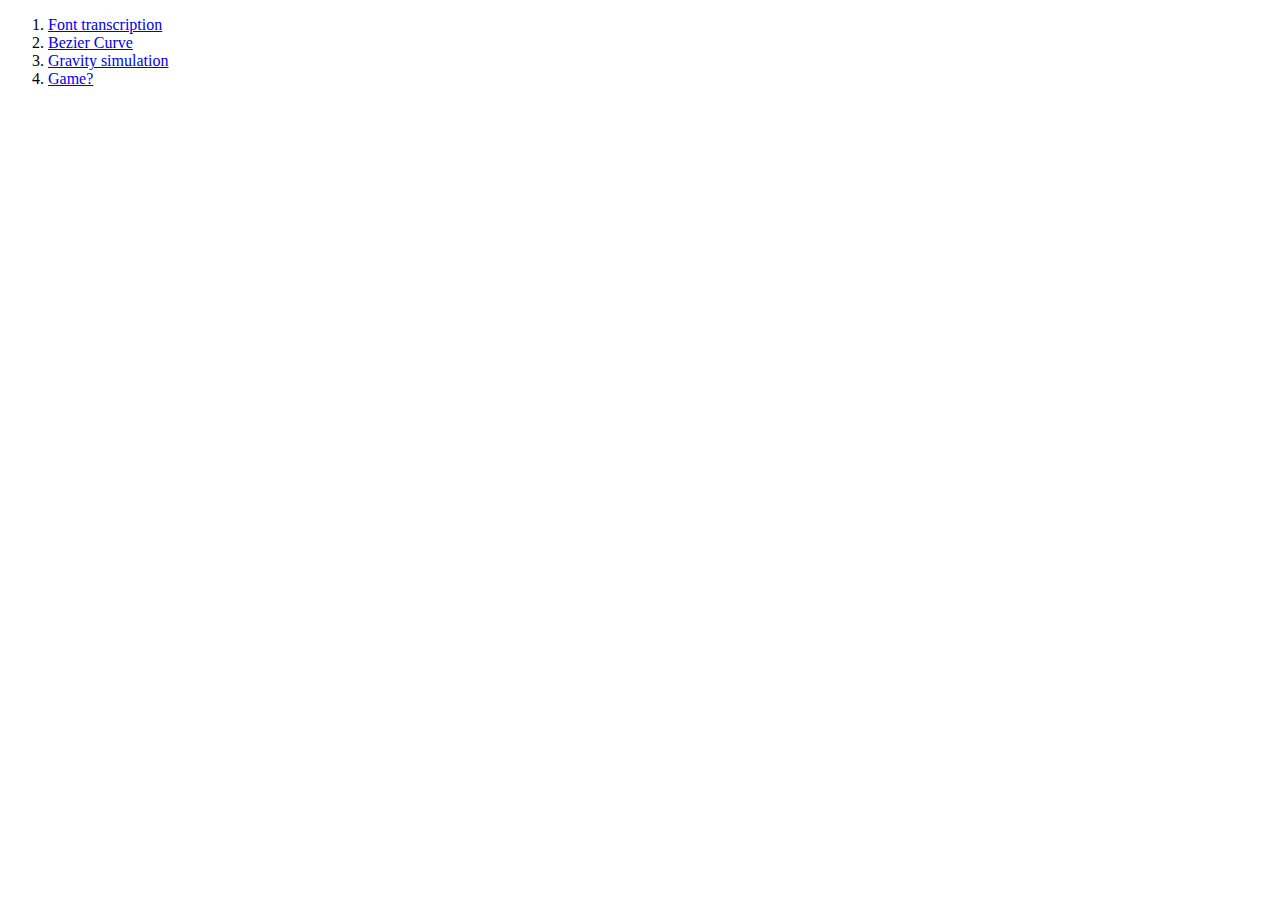
<file: index.html>
<!DOCTYPE html>
<html>
  <head>
    <meta charset="utf-8">
    <title>Main Page</title>
  </head>
  <body>
    <ol>
        <li><a href="/font_transcription">Font transcription</a></li>
        <li><a href="/bezier_curve">Bezier Curve</a></li>
        <li><a href="/gravity_simulation">Gravity simulation</a></li>
        <li><a href="/game">Game?</a></li>
    </ol>
  </body>
</html>
</file>
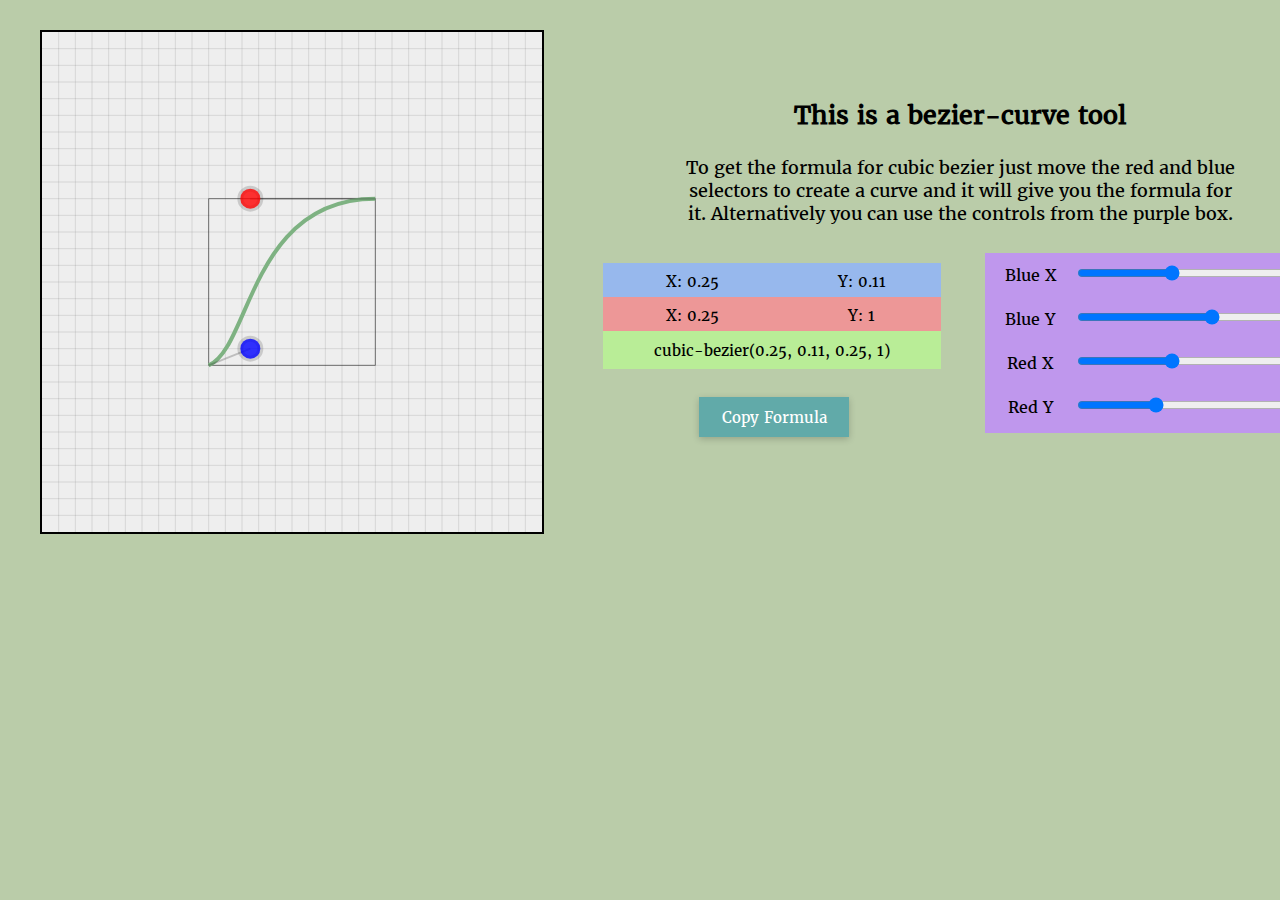
<file: bezier_curve/index.html>
<!DOCTYPE html>
<html>
  <head>
    <meta charset="utf-8">
    <link rel="stylesheet" href="main.css">
    <title>Bezier Curve</title>
  </head>
  <body>

    <div id="container">
      <canvas id="canvas" width="500" height="500"></canvas>
    </div>

    <div id="mainContainer">
      <div id="header">
        <h3>This is a bezier-curve tool</h3>
        <p id="desc">
          To get the formula for cubic bezier just move the
          red and blue selectors to create a curve and it
          will give you the formula for it. Alternatively
          you can use the controls from the purple box.
        </p>
      </div>
      <div id="info">
        <ul class="blue">
          <li><p id="blueX"></p></li>
          <li><p id="blueY"></p></li>
        </ul>
        <ul class="red">
          <li><p id="redX"></p></li>
          <li><p id="redY"></p></li>
        </ul>
        <ul class="result">
          <li><p id="result"></p></li>
        </ul>
        <input id="getFormula" type="button" value="Copy Formula" data-clipboard-target="#result">
      </div>
      <div id="controls">
        <p class="rangeDesc">Blue X</p>
        <input id="bx" class="slider" type="range" min="0" max="500" step="0.1" value="208.5"><br>
        <p class="rangeDesc">Blue Y</p>
        <input id="by" class="slider"  type="range" min="0" max="500" step="0.1" value="316.5"><br>
        <p class="rangeDesc">Red X</p>
        <input id="rx" class="slider"  type="range" min="0" max="500" step="0.1" value="208.5"><br>
        <p class="rangeDesc">Red Y</p>
        <input id="ry" class="slider"  type="range" min="0" max="500" step="0.1" value="166.5"><br>
      </div>
    </div>

    <p id="text"></p>
  <script src="main.js"></script>
  </body>
</html>
</file>
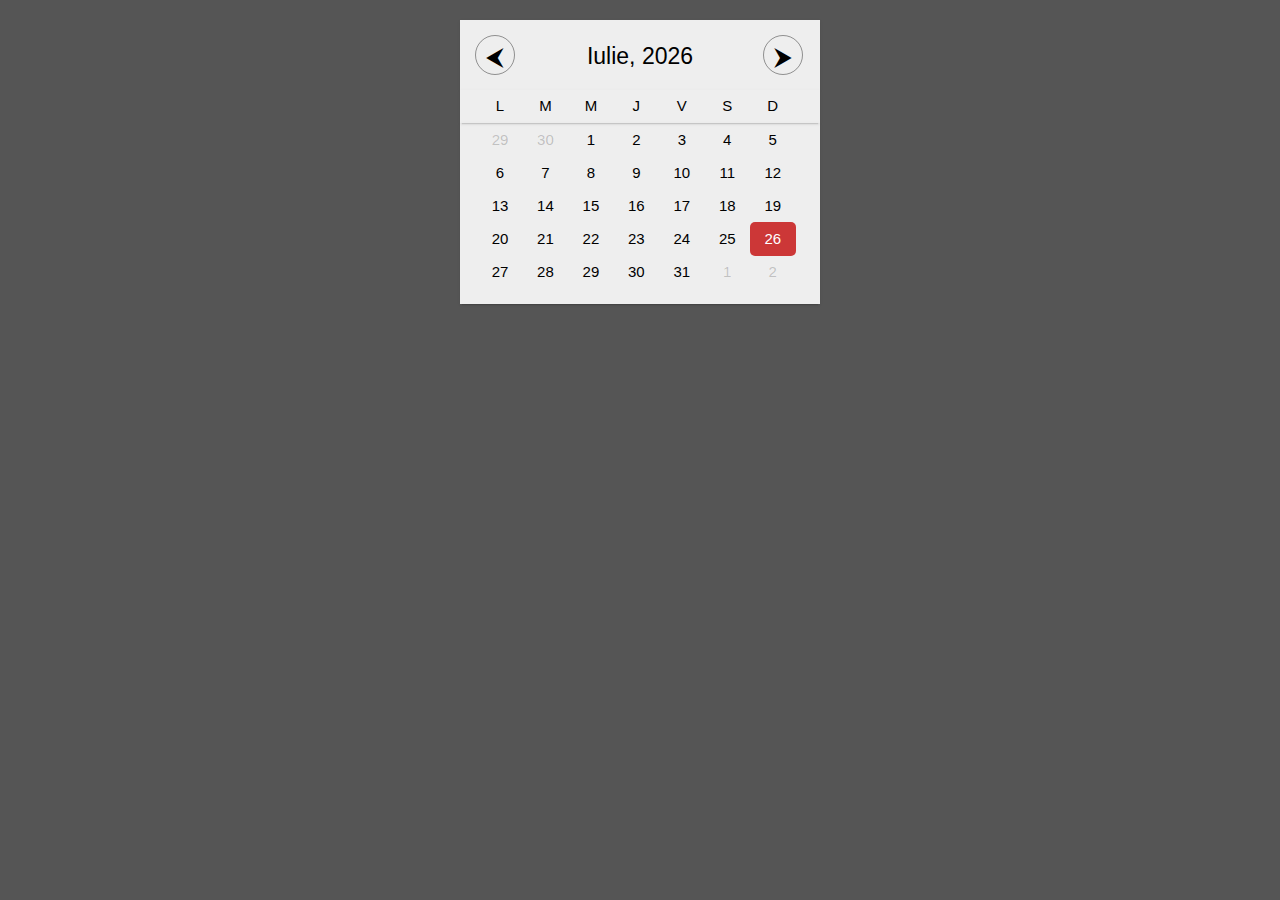
<file: calendar/index.html>
<!DOCTYPE html>
<html>
	<head>
		<title>asdsaf</title>
		<link rel="stylesheet" type="text/css" href="master.css">
	</head>
	<body>
		<div class="mDiv">
			<div class="cHeader">
				<div class="prevButton">
					<button id="prevBtn" type="button">&#11164;</button>
					<!-- <p id="prevBtn" class="button"></p> -->
				</div>
				<div class="cHeaderText">
					<p id="cHeaderText"></p>
				</div>
				<div class="nextButton">
					<button id="nextBtn" type="button">&#11166;</button>
					<!-- <p id="nextBtn" class="button"></p> -->
				</div>
			</div>
			<div class="dayLabels">
				<ul>
					<li>L</li>
					<li>M</li>
					<li>M</li>
					<li>J</li>
					<li>V</li>
					<li>S</li>
					<li>D</li>
				</ul>
			</div>
			<div class="daysInMonth">
				<ul id="dayList"></ul>
			</div>
			<div id="dateInfo">
				<p id="descriptionTitle">Descrierea</p>
				<textarea id="infoDescription"></textarea>
				<button id="setNoteBtn" type="button">Ok</button>
			</div>
		</div>

		<script src="functions.js"></script>
		<script src="data.js"></script>
		<script src="main.js"></script>
	</body>
</html>
</file>
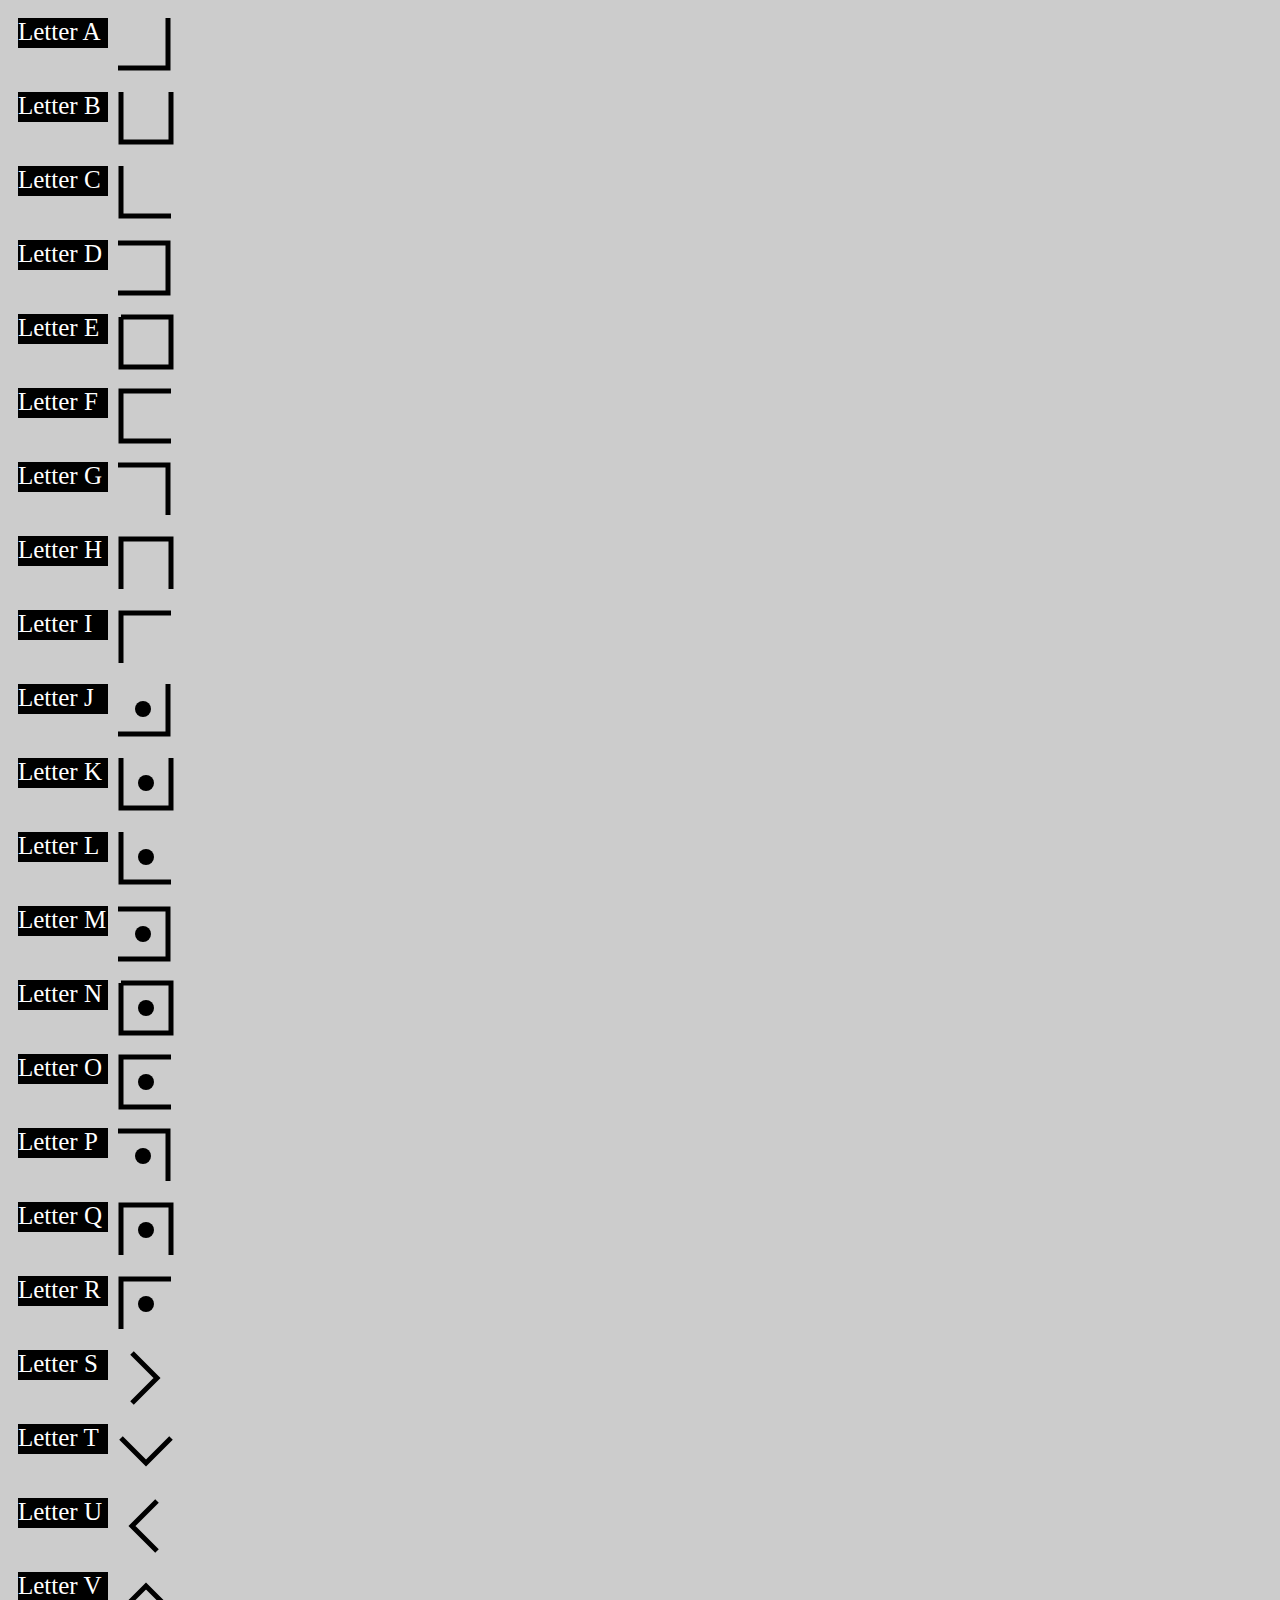
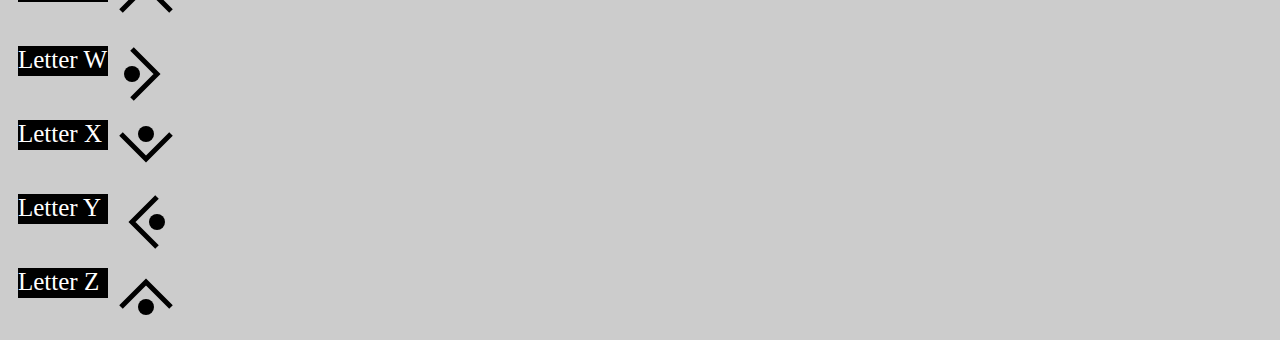
<file: font_transcription/index.html>
<!Doctype html>
<html>
  <head>
    <title>9Gag font</title>
    <meta charset="utf-8">
    <link rel="stylesheet" href="style.css">
  </head>
  <body bgcolor = "#ccc">
    <!-- LETTER A -->
    <div>
      <svg height = "60px" width = "60px">
        <polyline id = "lettterA" points = "50 0, 50 50, 0 50" />
      </svg>
      <div class="info">Letter A</div>
    </div>
    <!-- LETTER B -->
    <div>
      <svg height = "60px" width = "60px">
        <polyline id = "lettterB" points = "53 0, 53 50, 3 50, 3 0" />
      </svg>
      <div class="info">Letter B</div>
    </div>
    <!-- LETTER C -->
    <div>
      <svg height = "60px" width = "60px">
        <polyline id = "lettterC" points = "3 0, 3 50, 53 50" />
      </svg>
      <div class="info">Letter C</div>
    </div>
    <!-- LETTER D -->
    <div>
      <svg height = "60px" width = "60px">
        <polyline id = "lettterD" points = "0 3, 50 3, 50 53, 0 53" />
      </svg>
      <div class="info">Letter D</div>
    </div>
    <!-- LETTER E -->
    <div>
      <svg height = "60px" width = "60px">
        <polyline id = "lettterE" points = "3 3, 53 3, 53 53, 3 53, 3 3" />
      </svg>
      <div class="info">Letter E</div>
    </div>
    <!-- LETTER F -->
    <div>
      <svg height = "60px" width = "60px">
        <polyline id = "lettterF" points = "53 3, 3 3, 3 53, 53 53" />
      </svg>
      <div class="info">Letter F</div>
    </div>
    <!-- LETTER G -->
    <div>
      <svg height = "60px" width = "60px">
        <polyline id = "lettterG" points = "0 3, 50 3, 50 53" />
      </svg>
      <div class="info">Letter G</div>
    </div>
    <!-- LETTER H -->
    <div>
      <svg height = "60px" width = "60px">
        <polyline id = "lettterH" points = "3 53, 3 3, 53 3, 53 53" />
      </svg>
      <div class="info">Letter H</div>
    </div>
    <!-- LETTER H -->
    <div>
      <svg height = "60px" width = "60px">
        <polyline id = "lettterI" points = "3 53, 3 3, 53 3" />
      </svg>
      <div class="info">Letter I</div>
    </div>
    <!-- LETTER J -->
    <div>
      <svg height = "60px" width = "60px">
        <polyline id = "lettterJ" points = "50 0, 50 50, 0 50" />
        <circle cx="25" cy="25" r="8" stroke="black" stroke-width="0" fill="black"/>
      </svg>
      <div class="info">Letter J</div>
    </div>
    <!-- LETTER K -->
    <div>
      <svg height = "60px" width = "60px">
        <polyline id = "lettterK" points = "53 0, 53 50, 3 50, 3 0" />
        <circle cx="28" cy="25" r="8" stroke="black" stroke-width="0" fill="black"/>
      </svg>
      <div class="info">Letter K</div>
    </div>
    <!-- LETTER L -->
    <div>
      <svg height = "60px" width = "60px">
        <polyline id = "lettterL" points = "3 0, 3 50, 53 50" />
        <circle cx="28" cy="25" r="8" stroke="black" stroke-width="0" fill="black"/>
      </svg>
      <div class="info">Letter L</div>
    </div>
    <!-- LETTER M -->
    <div>
      <svg height = "60px" width = "60px">
        <polyline id = "lettterM" points = "0 3, 50 3, 50 53, 0 53" />
        <circle cx="25" cy="28" r="8" stroke="black" stroke-width="0" fill="black"/>
      </svg>
      <div class="info">Letter M</div>
    </div>
    <!-- LETTER N -->
    <div>
      <svg height = "60px" width = "60px">
        <polyline id = "lettterN" points = "3 3, 53 3, 53 53, 3 53, 3 3" />
        <circle cx="28" cy="28" r="8" stroke="black" stroke-width="0" fill="black"/>
      </svg>
      <div class="info">Letter N</div>
    </div>
    <!-- LETTER O -->
    <div>
      <svg height = "60px" width = "60px">
        <polyline id = "lettterO" points = "53 3, 3 3, 3 53, 53 53" />
        <circle cx="28" cy="28" r="8" stroke="black" stroke-width="0" fill="black"/>
      </svg>
      <div class="info">Letter O</div>
    </div>
    <!-- LETTER P -->
    <div>
      <svg height = "60px" width = "60px">
        <polyline id = "lettterP" points = "0 3, 50 3, 50 53" />
        <circle cx="25" cy="28" r="8" stroke="black" stroke-width="0" fill="black"/>
      </svg>
      <div class="info">Letter P</div>
    </div>
    <!-- LETTER Q -->
    <div>
      <svg height = "60px" width = "60px">
        <polyline id = "lettterQ" points = "3 53, 3 3, 53 3, 53 53" />
        <circle cx="28" cy="28" r="8" stroke="black" stroke-width="0" fill="black"/>
      </svg>
      <div class="info">Letter Q</div>
    </div>
    <!-- LETTER R -->
    <div>
      <svg height = "60px" width = "60px">
        <polyline id = "lettterR" points = "3 53, 3 3, 53 3" />
        <circle cx="28" cy="28" r="8" stroke="black" stroke-width="0" fill="black"/>
      </svg>
      <div class="info">Letter R</div>
    </div>
    <!-- LETTER S -->
    <div>
      <svg height = "60px" width = "60px">
        <polyline id = "lettterS" points = "14 3, 39 28, 14 53" />
      </svg>
      <div class="info">Letter S</div>
    </div>
    <!-- LETTER T -->
    <div>
      <svg height = "60px" width = "60px">
        <polyline id = "lettterT" points = "3 14, 28 39, 53 14" />
      </svg>
      <div class="info">Letter T</div>
    </div>
    <!-- LETTER U -->
    <div>
      <svg height = "60px" width = "60px">
        <polyline id = "lettterU" points = "39 3, 14 28, 39 53" />
      </svg>
      <div class="info">Letter U</div>
    </div>
    <!-- LETTER V -->
    <div>
      <svg height = "60px" width = "60px">
        <polyline id = "lettterV" points = "3 39, 28 14, 53 39" />
      </svg>
      <div class="info">Letter V</div>
    </div>
    <!-- LETTER W -->
    <div>
      <svg height = "60px" width = "60px">
        <polyline id = "lettterW" points = "14 3, 39 28, 14 53" />
        <circle cx="14" cy="28" r="8" stroke="black" stroke-width="0" fill="black"/>
      </svg>
      <div class="info">Letter W</div>
    </div>
    <!-- LETTER X -->
    <div>
      <svg height = "60px" width = "60px">
        <polyline id = "lettterX" points = "3 14, 28 39, 53 14" />
        <circle cx="28" cy="14" r="8" stroke="black" stroke-width="0" fill="black"/>
      </svg>
      <div class="info">Letter X</div>
    </div>
    <!-- LETTER Y -->
    <div>
      <svg height = "60px" width = "60px">
        <polyline id = "lettterY" points = "39 3, 14 28, 39 53" />
        <circle cx="39" cy="28" r="8" stroke="black" stroke-width="0" fill="black"/>
      </svg>
      <div class="info">Letter Y</div>
    </div>
    <!-- LETTER Z -->
    <div>
      <svg height = "60px" width = "60px">
        <polyline id = "lettterZ" points = "3 39, 28 14, 53 39" />
        <circle cx="28" cy="39" r="8" stroke="black" stroke-width="0" fill="black"/>
      </svg>
      <div class="info">Letter Z</div>
    </div>

  </body>
</html>
</file>
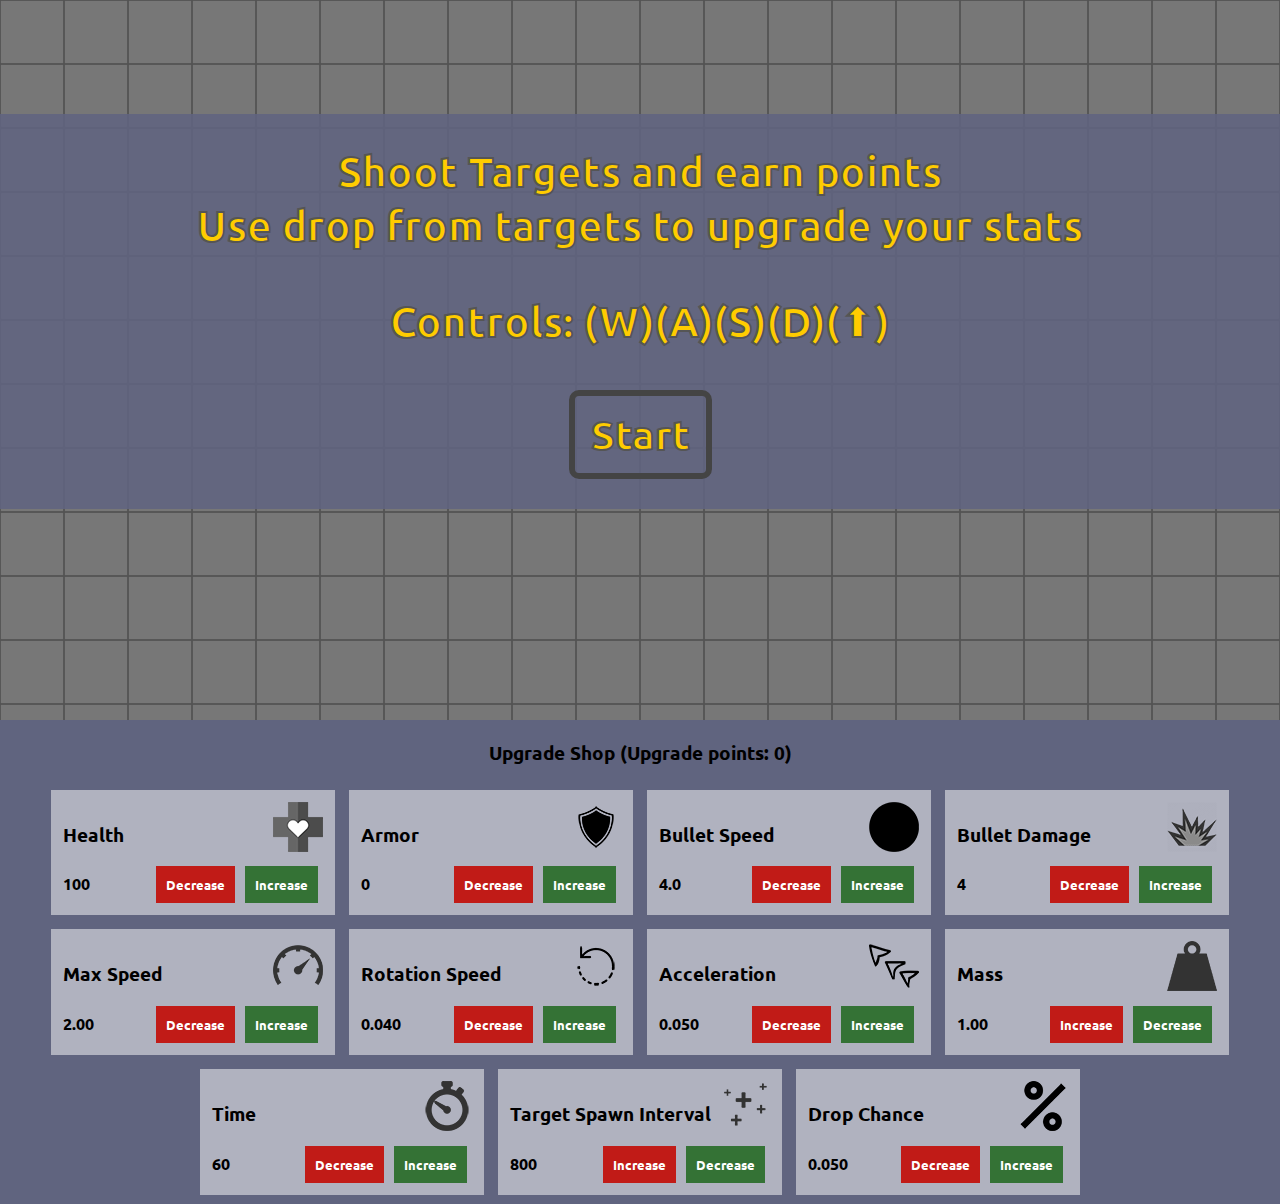
<file: game/index.html>
<!DOCTYPE html>
<html>
  <head>
    <meta charset="utf-8">
    <title>Game?</title>
    <link rel="stylesheet" href="css/master.css">
  </head>
  <body>
    <div class="canvasContainer">
      <div class="bgimage"></div>
      <div id="canvasDiv">
        <canvas id="canvas" width="1280" height="720"></canvas>
      </div>
      <div id="blur"></div>
      <div id="gameOver">
        <p id="endInfo">Shoot Targets and earn points<br>Use drop from targets to upgrade your stats</p>
        <p id="score">Controls: (W)(A)(S)(D)(&#11014;)</p>
        <button id="startBtn" type="button" name="startBtn">Start</button>
      </div>
    </div>
    <div class="upgradeShop">
      <h3>Upgrade Shop (Upgrade points: <span id="c_upgrPts">0</span>)</h3>
      <div class="upgrade">
        <h3>Health</h3>
        <img src="img/hp.png">
        <p id="c_health">100</p>
        <button id="btnIncreaseHealth" class="ushB B1" type="button" name="button">Increase</button>
        <button id="btnDecreaseHealth" class="ushB B2" type="button" name="button">Decrease</button>
      </div>
      <div class="upgrade">
        <h3>Armor</h3>
        <img src="img/armor.png">
        <p id="c_armor">0</p>
        <button id="btnIncreaseArmor" class="ushB B1" type="button" name="button">Increase</button>
        <button id="btnDecreaseArmor" class="ushB B2" type="button" name="button">Decrease</button>
      </div>
      <div class="upgrade">
        <h3>Bullet Speed</h3>
        <img src="img/b_speed.png">
        <p id="c_bullet_speed">4.0</p>
        <button id="btnIncreaseBulletSpeed" class="ushB B1" type="button" name="button">Increase</button>
        <button id="btnDecreaseBulletSpeed" class="ushB B2" type="button" name="button">Decrease</button>
      </div>
      <div class="upgrade">
        <h3>Bullet Damage</h3>
        <img src="img/b_damage.png">
        <p id="c_bullet_damage">4</p>
        <button id="btnIncreaseBulletDamage" class="ushB B1" type="button" name="button">Increase</button>
        <button id="btnDecreaseBulletDamage" class="ushB B2" type="button" name="button">Decrease</button>
      </div>
      <div class="upgrade">
        <h3>Max Speed</h3>
        <img src="img/speed.png">
        <p id="c_max_speed">2.00</p>
        <button id="btnIncreaseMaxSpeed" class="ushB B1" type="button" name="button">Increase</button>
        <button id="btnDecreaseMaxSpeed" class="ushB B2" type="button" name="button">Decrease</button>
      </div>
      <div class="upgrade">
        <h3>Rotation Speed</h3>
        <img src="img/rotation.png">
        <p id="c_rotation_speed">0.040</p>
        <button id="btnIncreaseRotationSpeed" class="ushB B1" type="button" name="button">Increase</button>
        <button id="btnDecreaseRotationSpeed" class="ushB B2" type="button" name="button">Decrease</button>
      </div>
      <div class="upgrade">
        <h3>Acceleration</h3>
        <img src="img/accel.png">
        <p id="c_acceleration">0.050</p>
        <button id="btnIncreaseAcceleration" class="ushB B1" type="button" name="button">Increase</button>
        <button id="btnDecreaseAcceleration" class="ushB B2" type="button" name="button">Decrease</button>
      </div>
      <div class="upgrade">
        <h3>Mass</h3>
        <img src="img/mass.png">
        <p id="c_mass">1.00</p>
        <button id="btnDecreaseMass" class="ushB B1" type="button" name="button">Decrease</button>
        <button id="btnIncreaseMass" class="ushB B2" type="button" name="button">Increase</button>
      </div>
      <div class="upgrade">
        <h3>Time</h3>
        <img src="img/time.png">
        <p id="c_time">60</p>
        <button id="btnIncreaseTime" class="ushB B1" type="button" name="button">Increase</button>
        <button id="btnDecreaseTime" class="ushB B2" type="button" name="button">Decrease</button>
      </div>
      <div class="upgrade">
        <h3>Target Spawn Interval</h3>
        <img src="img/spawn.png">
        <p id="c_target_spawn_interval">800</p>
        <button id="btnDecreaseTSI" class="ushB B1" type="button" name="button">Decrease</button>
        <button id="btnIncreaseTSI" class="ushB B2" type="button" name="button">Increase</button>
      </div>
      <div class="upgrade">
        <h3>Drop Chance</h3>
        <img src="img/chance.png">
        <p id="c_drop_chance">0.050</p>
        <button id="btnIncreaseDropChance" class="ushB B1" type="button" name="button">Increase</button>
        <button id="btnDecreaseDropChance" class="ushB B2" type="button" name="button">Decrease</button>
      </div>
    </div>

    <script type="text/javascript" src="js/howler.js"></script>
    <script type="text/javascript" src="js/game_info.js"></script>
    <script type="text/javascript" src="js/upgrade_shop.js"></script>
    <script type="text/javascript" src="js/obj_upgrade.js"></script>
    <script type="text/javascript" src="js/obj_triangle.js"></script>
    <script type="text/javascript" src="js/obj_bullet.js"></script>
    <script type="text/javascript" src="js/obj_target.js"></script>
    <script type="text/javascript" src="js/test.js"></script>
  </body>
</html>
</file>
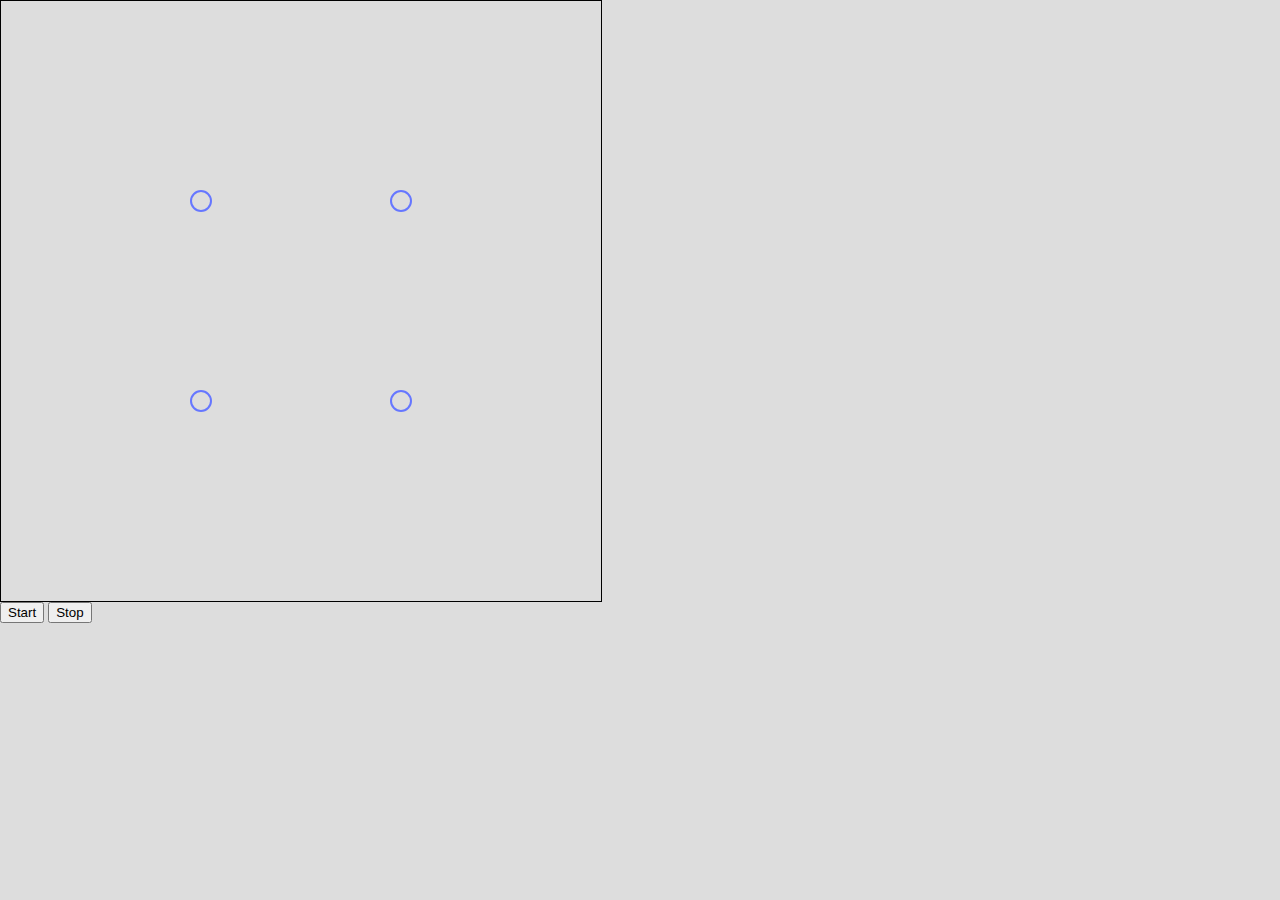
<file: gravity simulation/index.html>
<!DOCTYPE html>
<html>
  <head>
    <meta charset="utf-8">
    <title>Gravity simulation</title>
    <link rel="stylesheet" href="css/master.css">
  </head>
  <body>
    <div class="canvasContainer">
      <canvas id="canvas" width="600" height="600"></canvas>
    </div>
    <button id="bStart" type="button" name="button">Start</button>
    <button id="bStop" type="button" name="button">Stop</button>
    <script type="text/javascript" src="js/drawObjects.js"></script>
    <script type="text/javascript" src="js/bodyClass.js"></script>
    <script type="text/javascript" src="js/test.js"></script>
  </body>
</html>
</file>
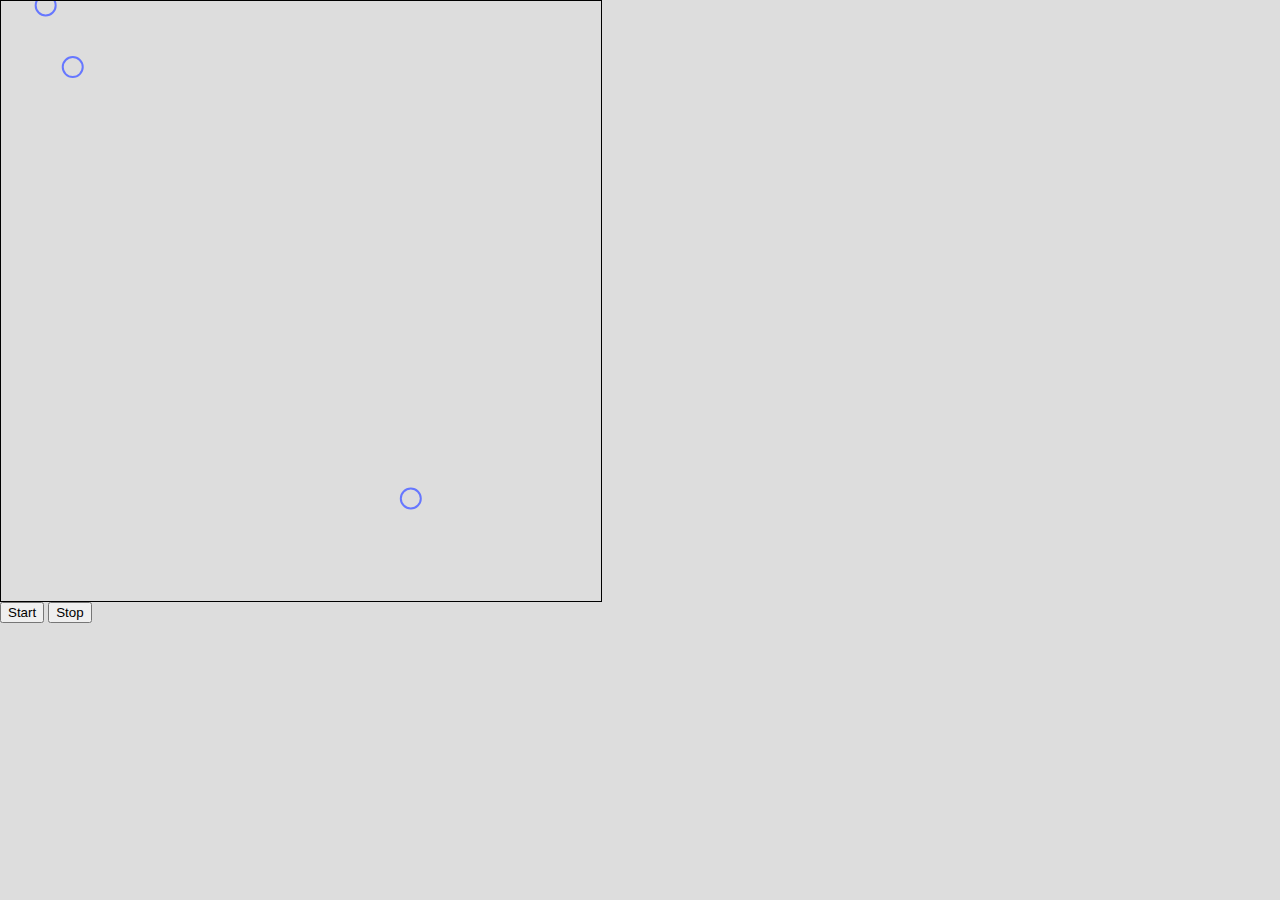
<file: gravity_simulation/index.html>
<!DOCTYPE html>
<html>
  <head>
    <meta charset="utf-8">
    <title>Gravity simulation</title>
    <link rel="stylesheet" href="css/master.css">
  </head>
  <body>
    <div class="canvasContainer">
      <canvas id="canvas" width="600" height="600"></canvas>
    </div>
    <button id="bStart" type="button" name="button">Start</button>
    <button id="bStop" type="button" name="button">Stop</button>



    <script type="text/javascript" src="js/vector.js"></script>
    <script type="text/javascript" src="js/drawObjects.js"></script>
    <script type="text/javascript" src="js/bodyClass.js"></script>
    <script type="text/javascript" src="js/test.js"></script>
  </body>
</html>
</file>
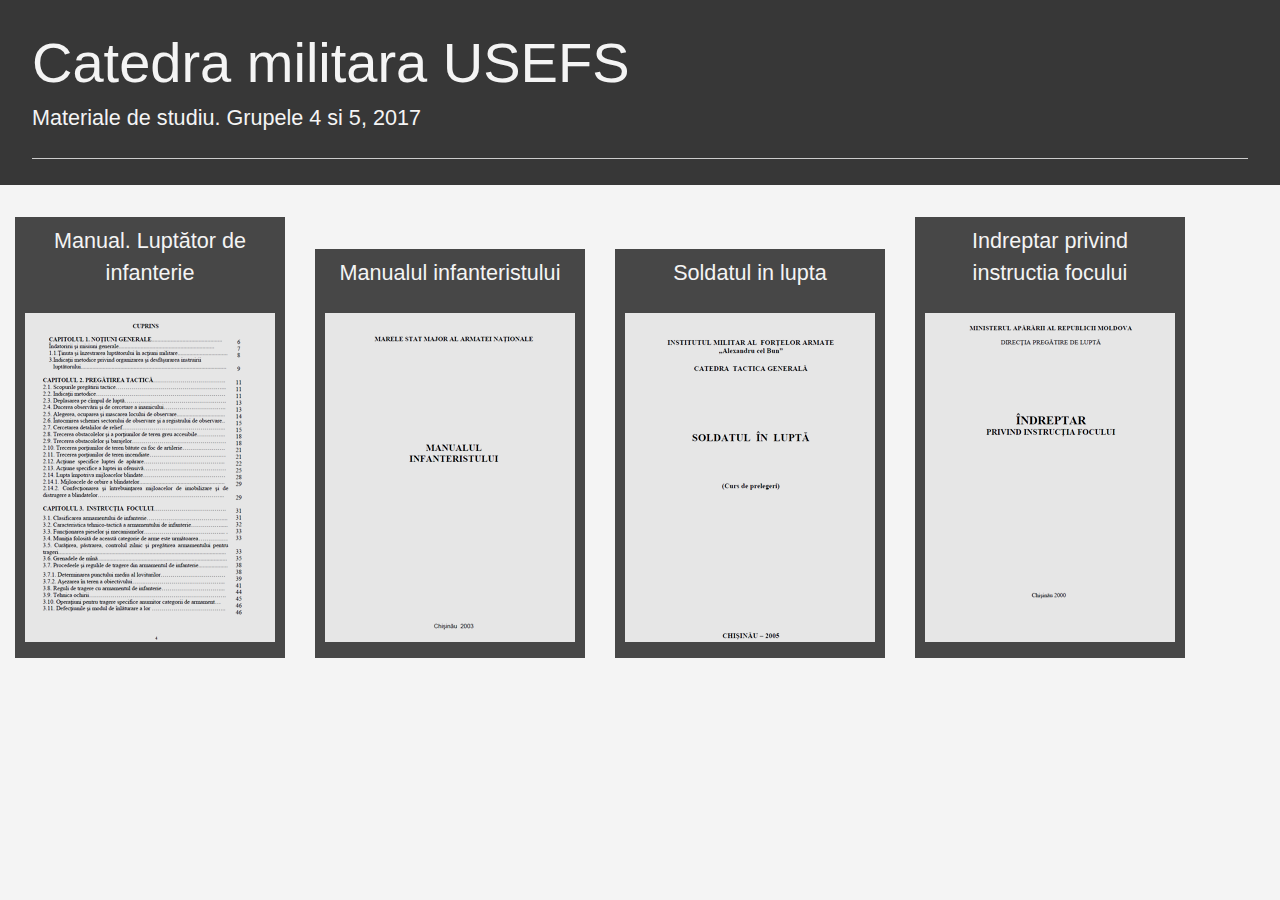
<file: test/index.html>
<!DOCTYPE html>
<html lang="en">
  <head>
    <meta charset="utf-8">
    <meta name="viewport" content="width=device-width, initial-scale=1, shrink-to-fit=no">
    <link rel="stylesheet" href="./css/bootstrap.css">
    <link rel="stylesheet" href="./css/master.css">
    <title>Materiale de studiu</title>
  </head>
  <body>
    <div class="jumbotron">
      <h3 class="display-4">Catedra militara USEFS</h3>
      <p class="lead">Materiale de studiu. Grupele 4 si 5, 2017</p>
      <hr class="my-4">
    </div>

    <div class="container-fluid">
      <div class="row">
        <div class="col-12 col-sm-4 col-md-3 col-lg-3">
          <a href="#">
            <div class="cont">
              <div class="px-2 py-2">
                <p class="lead light-grey text-center">Manual. Luptător de infanterie</p>
              </div>
              <div class="imageCont">
                  <img class="doc-preview" src="./img/Manual. Luptator de infanterie.png">
                  <div class="empty-1rem"></div>
              </div>
            </div>
          </a>
        </div>
        <div class="col-12 col-sm-4 col-md-3 col-lg-3">
          <a href="#">
            <div class="cont">
              <div class="px-2 py-2">
                <p class="lead light-grey text-center">Manualul infanteristului</p>
              </div>
              <div class="imageCont">
                  <img class="doc-preview" src="./img/Manualul infanteristului.png">
                  <div class="empty-1rem"></div>
              </div>
            </div>
          </a>
        </div>
        <div class="col-12 col-sm-4 col-md-3 col-lg-3">
          <a href="#">
            <div class="cont">
              <div class="px-2 py-2">
                <p class="lead light-grey text-center">Soldatul in lupta</p>
              </div>
              <div class="imageCont">
                  <img class="doc-preview" src="./img/Soldatul in lupta.png">
                  <div class="empty-1rem"></div>
              </div>
            </div>
          </a>
        </div>
        <div class="col-12 col-sm-4 col-md-3 col-lg-3">
          <a href="#">
            <div class="cont">
              <div class="px-2 py-2">
                <p class="lead light-grey text-center">Indreptar privind instructia focului</p>
              </div>
              <div class="imageCont">
                  <img class="doc-preview" src="./img/Indreptar privind instructia focului.png">
                  <div class="empty-1rem"></div>
              </div>
            </div>
          </a>
        </div>
      </div> <!-- row -->
      <div class="empty"></div>
    </div> <!-- container-fluid -->



    <script src="./js/jquery.js"></script>
    <script src="./js/popper.js"></script>
    <script src="./js/bootstrap.js"></script>
  </body>
</html>
</file>
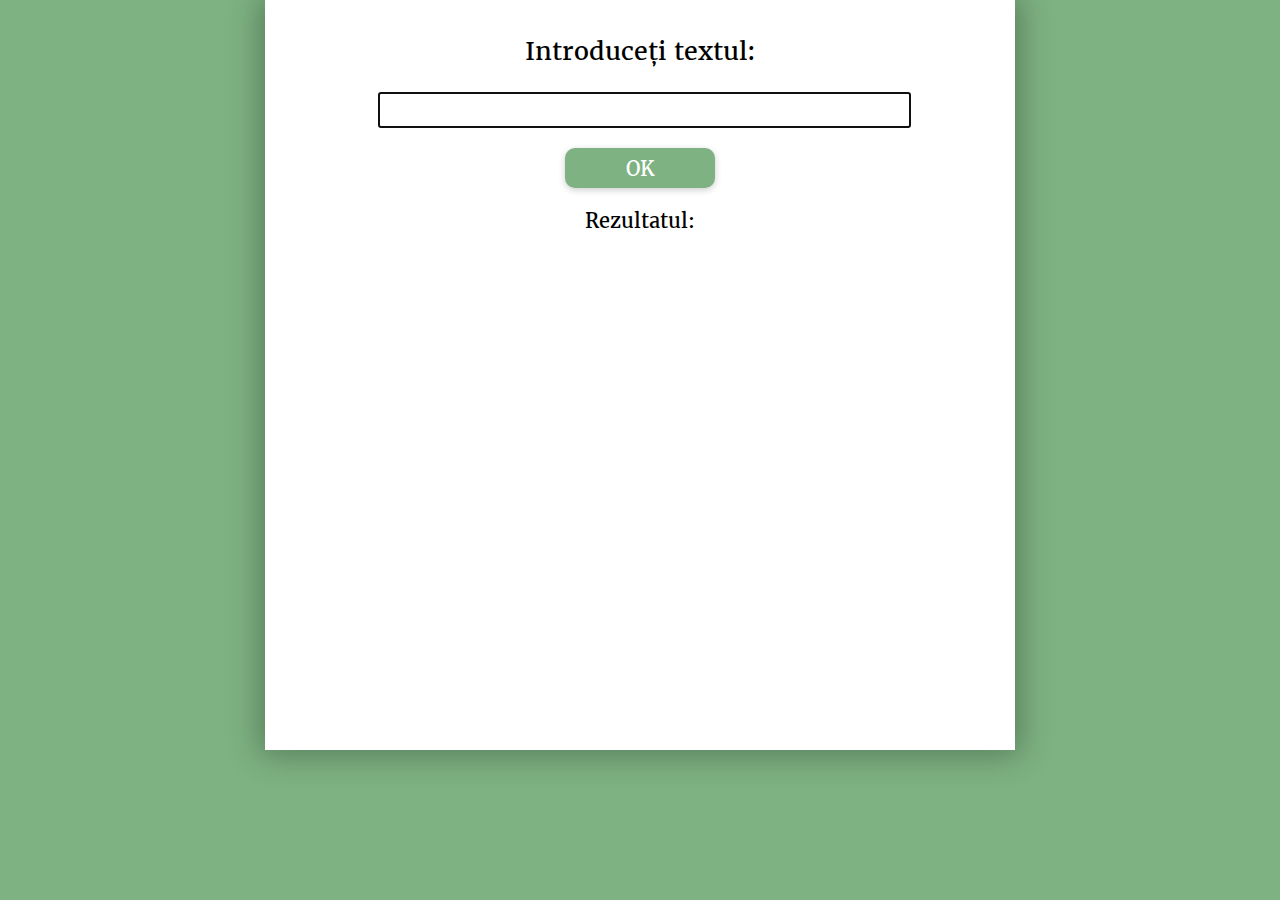
<file: font_transcription/page.html>
<!Doctype html>
<html>
  <head>
    <title>test</title>
    <meta charset="utf-8">
    <link rel="stylesheet" href="test.css">
  </head>
  <body>

    <div id="mainDiv">
      <p id="p1">Introduceți textul:</p>
      <input id="inputText" type="text" autofocus="true">
      <br>
      <input id="showImage" type="button" value="OK" align="center">
      <p id="p2">Rezultatul:</p>
      <div id="container">
        <!-- there goes the transcripted text -->
      </div>
    </div>
    <script src="test.js"></script>
  </body>
</html>
</file>
<file: bezier_curve/main.css>
@font-face {
  font-family: MerriweatherRegular;
  src: url('Fonts/Merriweather-Regular.ttf');
}

body{
  padding: 0;
  margin: 0;
  background-color: #bacca9;
}

ul{
  list-style-type: none;
  padding: 0;
  margin: 0;
}

ul li{
  width: 165px;
  height: 30px;
  background-color: red;
  display: inline-block;
  padding: 2px;
  margin: -2px;
}

p{
  text-align: left;
  vertical-align: middle;
  font-size: 15px;
  padding-top: 7px;
  margin-left: 10px;
  margin-top: 0px;
  text-align: center;
  font-family: MerriweatherRegular;
}

h3{
  width: 100%;
  margin-left: 0;
  margin-top: 30px;
  text-align: center;
  display: inline-block;
  font-size: 25px;
  font-family: MerriweatherRegular;
}

.rangeDesc{
  width: 70px;
  clear: left;
  float: left;
  padding: 12px 10px;
  margin: 0;
  font-size: 16px;
  font-family: MerriweatherRegular;
}

.slider{
  width: 200px;
  float: left;
  padding: 10px;
}

.blue li{
  background-color: #97b8ed;
}

.red{
  margin-top: 4px;
  margin-bottom: 0;
}

.red li{
  background-color: #ed9797;
}

.result{
  margin-top: 4px;
  margin-bottom: 0;
}

.result li{
  width: 330px;
  padding: 4px;
  background-color: #b9ed97;
}

#desc{
  text-align: center;
  margin: 0;
  padding: 0;
  width: 75%;
  margin-left: 12.5%;
  font-size: 18px;
}

#canvas{
  margin: 0;
  padding: 0;
  border: 2px solid black;
}

#result{
  padding: 0;
  margin-top: 6px;
  margin-left: 0;
}

#container{
  padding: 0;
  margin: 0;
  width: 504px;
  height: 504px;
  margin-left: 40px;
  margin-top: 30px;
  background-color: #eee;
}

#info{
  margin: 0;
  padding: 0;
  margin-left: 20px;
  margin-top: 40px;
}

#controls{
  width: 338px;
  height: 180px;
  background-color: #bf97ed;
  margin-top: -184px;
  margin-left: 400px;
}

#getFormula{
  display: block;
  width: 150px;
  height: 40px;
  border-radius: 0;
  border: 0;
  background-color: #61aaa9;
  margin-top: 30px;
  margin-left: 94px;
  color: white;
  outline: none;
  font-size: 15px;
  font-family: MerriweatherRegular;
  box-shadow: 0px 2px 7px 0px rgba(0, 0, 0, 0.2);
  transition: background-color .2s ease-in;
  transition: border-radius .2s ease-in;
}

input#getFormula:hover{
  background-color: #4e8c8b;
}

input#getFormula:active{
  border-radius: 50px;
}

#mainContainer{
  width: 750px;
  margin-left: 585px;
  margin-top: -465px;
}
</file>
<file: calendar/master.css>
body {
	margin: 0;
	padding: 0;
	background-color: #555;
	font-family: Verdana, Geneva, sans-serif;
}

p {
	margin: 0;
	padding: 0;
}

ul {
	list-style-type: none;
	padding: 0;
	margin: 0;
	margin-left: 22px;
}

ul li {
	font-size: 15px;
	line-height: 1.6em;
	display: inline-block;
	text-align: center;
	width: 46px;
	height: 24px;
	padding: 5px 0px;
	cursor: pointer;
	margin-left: -5px;
	margin-top: -1px;
}

ul#dayList li:hover:not(.inactive):not(.today):not(.event) {
	background-color: #555;
	color: #fff;
	border-radius: 5px;
}

.mDiv {
	width: 360px;
	height: auto;
	margin: 0 auto;
	margin-top: 20px;
	background-color: #eee;
}

.cHeader {
	width: 100%;
	height: 70px;
	background-color: #eee;
	box-shadow: 0 2px 2px 0 rgba(0, 0, 0, .03),
              0 1px 4px 0 rgba(0, 0, 0, .048),
              0 3px 1px -2px rgba(0, 0, 0, .12);
}

.prevButton, .nextButton, .cHeaderText{
	width: 20%;
	height: 70px;
	float: left;
}

.cHeaderText {
	width: 60%;
}

.daysInMonth {
	padding-top: 1px;
	padding-bottom: 15px;
	box-shadow: 0 2px 2px 0 rgba(0, 0, 0, .03),
              0 1px 4px 0 rgba(0, 0, 0, .048),
              0 3px 1px -2px rgba(0, 0, 0, .12);
}

.inactive {
	color: rgba(0, 0, 0, 0.2);
	cursor: default;
}

#dateInfo {
	padding: 0 22px;
	/*height: 270px;*/
	height: 0px;
	overflow: hidden;
}

#dateInfo p {
	margin-top: 15px;
	margin-bottom: 8px;
	text-align: center;
}

#dateInfo textarea {
	background-color: rgba(204, 204, 204, 0.02);
	padding: 10px 10px;
	margin-bottom: 8px;
	width: 294px;
	height: 70px;
	resize: none;
	border-radius: 5px;
}

#dateInfo textarea:focus {
	outline: 0;
}

.today {
	background-color: #cc3737;
	color: #fff;
	border-radius: 5px;
}

.event {
	background-color: #284890;
	color: #fff;
	border-radius: 5px;
}

.dayLabels {
	background-color: #eee;
	box-shadow: 0 2px 2px 0 rgba(0, 0, 0, .03),
              0 1px 4px 0 rgba(0, 0, 0, .048),
              0 3px 1px -2px rgba(0, 0, 0, .12);
}

.dayLabels li {
	cursor: default;
}

#setNoteBtn {
	background-color: rgba(0, 0, 0, 0.1);
	border: 1px solid #aaa;
	padding: 7px;
	width: 316px;
	font-size: 16px;
	border-radius: 5px;
}

#setNoteBtn:focus {
	outline: 0;
}

#prevBtn, #nextBtn {
	margin-top: 15px;
  margin-left: 15px;
  font-size: 19px;
  padding: 10px 10px;
	width: 40px;
  height: 40px;
  text-align: center;
  cursor: pointer;
	background-color: rgba(0, 0, 0, 0);
  border: 1px solid rgba(0, 0, 0, 0.4);
  border-radius: 50%;
  line-height: 0.8em;
  font-size: 25px;
}

#prevBtn:focus, #nextBtn:focus {
	outline: 0;
}

#cHeaderText {
	margin-top: 23px;
	font-size: 23px;
	margin-left: 0px;
	text-align: center;
}
</file>
<file: font_transcription/style.css>
body{

}

polyline{
  fill : none;
  stroke : black;
  stroke-width : 5;
}

svg{
  margin-left: 10px;
  margin-top: 10px;
}

div{

}

.info{
  font-size: 25px;
  width: 90px;
  height: 30px;
  background-color: black;
  color: white;
  float: left;
  margin-left: 10px;
  margin-top: 10px;
}

#letterA{

}

#letterB{

}

#letterC{

}


#letterD{

}

#letterE{

}

#letterF{

}

#letterG{

}

#letterH{

}

#letterI{

}

#letterJ{

}

#letterK{

}

#letterL{

}

#letterM{

}

#letterN{

}

#letterO{

}

#letterP{

}

#letterQ{

}

#letterR{

}

#letterS{

}

#letterT{

}

#letterU{

}
#letterV{

}

#letterW{

}

#letterX{

}

#letterY{

}

#letterZ{

}

#letterU{

}
</file>
<file: game/css/master.css>
@font-face {
    font-family: 'TheFont';
    src: url('../fonts/the_font.ttf');
}

body {
  margin: 0;
  padding: 0;
  background-color: rgb(96, 100, 127);
}

.canvasContainer {
  background-color: #eee;
  width: 1280px;
  height: 720px;
  text-align: center;
  margin: 0 auto;
}

#blur {
  background-color: rgba(0, 0, 0, 0.5);
  width: 1280px;
  height: 720px;
  transform: translate(0, -1444px);
}

.bgimage {
  opacity: 0.3;
  width: 1280px;
  height: 720px;
  background-size: cover;
  background-repeat: no-repeat;
  background-image: url('../img/grid1.png');
}

#canvasDiv {
  transform: translate(0, -720px);
}

.upgradeShop{
  font-family: TheFont;
  background-color: rgba(96, 100, 127, 0.9);
  text-align: center;
}

.upgradeShop div {
  text-align: left;
  padding: 12px;
  margin: 5px 5px;
  width: 260px;
  height: auto;
  display: inline-block;
  background-color: rgba(255, 255, 255, 0.5);
}

.upgradeShop div h3 {
  float: left;
}

.upgradeShop h3 {
  margin-top: 0px;
  padding-top: 20px;
}

.upgradeShop div p {
  padding: 7px 0;
  margin: 0;
  clear: both;
  float: left;
}

.upgradeShop div img {
  width: 50px;
  float: right;
}

.ushB {
  font-family: TheFont;
  color: white;
  display: inline;
  float: right;
  border: 0;
  padding: 10px 10px;
  margin: 0 5px;
}

.B1 {
  background-color: #347235;
}

.B2 {
  background-color: #C11B17;
}

#gameOver {
  background-color: rgba(96, 100, 127, 0.9);
  transform: translate(0, -2050px);
}

#gameOver p {
  -webkit-text-stroke-width: 2px;
  -webkit-text-stroke-color: #555;
  font-family: TheFont;
  color: #ffcc00;
  font-size: 42px;
}

#startBtn {
  -webkit-text-stroke-width: 2px;
  -webkit-text-stroke-color: #555;
  background-color: rgba(0, 0, 0, 0);
  visibility: visible;
  border: 6px solid #444;
  border-radius: 10px;
  padding: 12px 16px;
  color: #ffcc00;
  font-size: 41px;
  font-family: TheFont;
  margin: 0 auto 30px auto;
}

#startBtn:focus {
  outline: 0;
}

#endInfo {
  margin-top: 0px;
  padding-top: 30px;
}

#score {

}
</file>
<file: gravity simulation/css/master.css>
body{
  background-color: #ddd;
  padding: 0;
  margin: 0;
}

.canvasContainer{
  width: 600px;
  height: 600px;
  border: 1px solid black;
}

.canvas{

}
</file>
<file: gravity_simulation/css/master.css>
body{
  background-color: #ddd;
  padding: 0;
  margin: 0;
}

.canvasContainer{
  width: 600px;
  height: 600px;
  border: 1px solid black;
}

.canvas{

}
</file>
<file: test/css/master.css>
body {
  background-color: #f4f4f4;
}

img.doc-preview {
  width: 100%;
  filter: brightness(90%);
}

a:hover {
  text-decoration-color: #0aa860;
}

.light-grey {
  color: #f4f4f4;
}

.empty {
  width: 100%;
  height: 5rem;
}

.empty-1rem {
  width: 100%;
  height: 1rem;
}

.cont {
  width: 100%;
  margin: 0 auto;
  background-color: #474747;
  padding: 0 10px;
}

/* Bootstrap */
.top-buffer {
  margin-top:20px;
}

.jumbotron {
    padding: 2rem 2rem 0.1rem 2rem;
    background-color: #373737;
    border-radius: 0;
    color: #f4f4f4;
}

hr {
  border-top: 1px solid #ccc;
}

.lead {
  font-size: 1.35rem;
  font-weight: 400;
}

.row {
  display: flex;
}

[class*="col-"] {
  flex-direction: column;
  margin-top: auto;
  margin-bottom: 2rem;
}

@media screen and (min-width: 992px) {
  .col-lg-3 {
    max-width: 300px;
  }
}

@media screen and (max-width: 576px) {
  img.doc-preview {
    display: none;
  }
}
</file>
<file: font_transcription/test.css>
/* Importing Fonts */
@font-face {
  font-family: MerriweatherRegular;
  src: url('Fonts/Merriweather-Regular.ttf');
}
/*
@font-face {
  font-family: MerriweatherBold;
  src: url('Fonts/Merriweather-Bold.ttf');
}*/

body{
  margin: 0;
  padding: 0;
  background-color: #7eb282;
  min-width: 920px;
  min-height: 600px;
}

span{
    display: inline-block;
}

#p1{
  width: 100%;
  margin-left: 0;
  margin-top: 35px;
  text-align: center;
  display: inline-block;
  font-size: 25px;
  font-family: MerriweatherRegular;
}

#p2{
  width: 100%;
  margin-left: 0;
  margin-top: 20px;
  margin-bottom: 10px;
  text-align: center;
  display: inline-block;
  font-size: 20px;
  font-family: MerriweatherRegular;
}

#info{
  margin-top: 100px;
}

#mainDiv{
  background-color: white;
  width: 750px;
  height: 750px;
  padding: 0;
  margin: 0 auto;
  box-shadow: 0px 0px 30px 5px rgba(0, 0, 0, 0.3);
}

#inputText{
  width: 70%;
  height: 30px;
  font-size: 20px;
  font-family: MerriweatherRegular;
  display: inline-block;
  margin-left: 15%;
}

#showImage{
  display: block;
  width: 20%;
  height: 40px;
  margin-top: 20px;
  margin-left: 40%;
  border-radius: 10px;
  border: 0;
  background-color: #7eb282;
  color: white;
  outline: none;
  font-size: 20px;
  font-family: MerriweatherRegular;
  box-shadow: 0px 2px 7px 0px rgba(0, 0, 0, 0.2);
}

#container{
  margin-left: 5%;
  margin-top: 10px;
  width: 90%;
  height: 60%;
  border: 1px solid black;
  overflow: hidden;
  visibility: hidden;
  position: relative;
}
</file>
